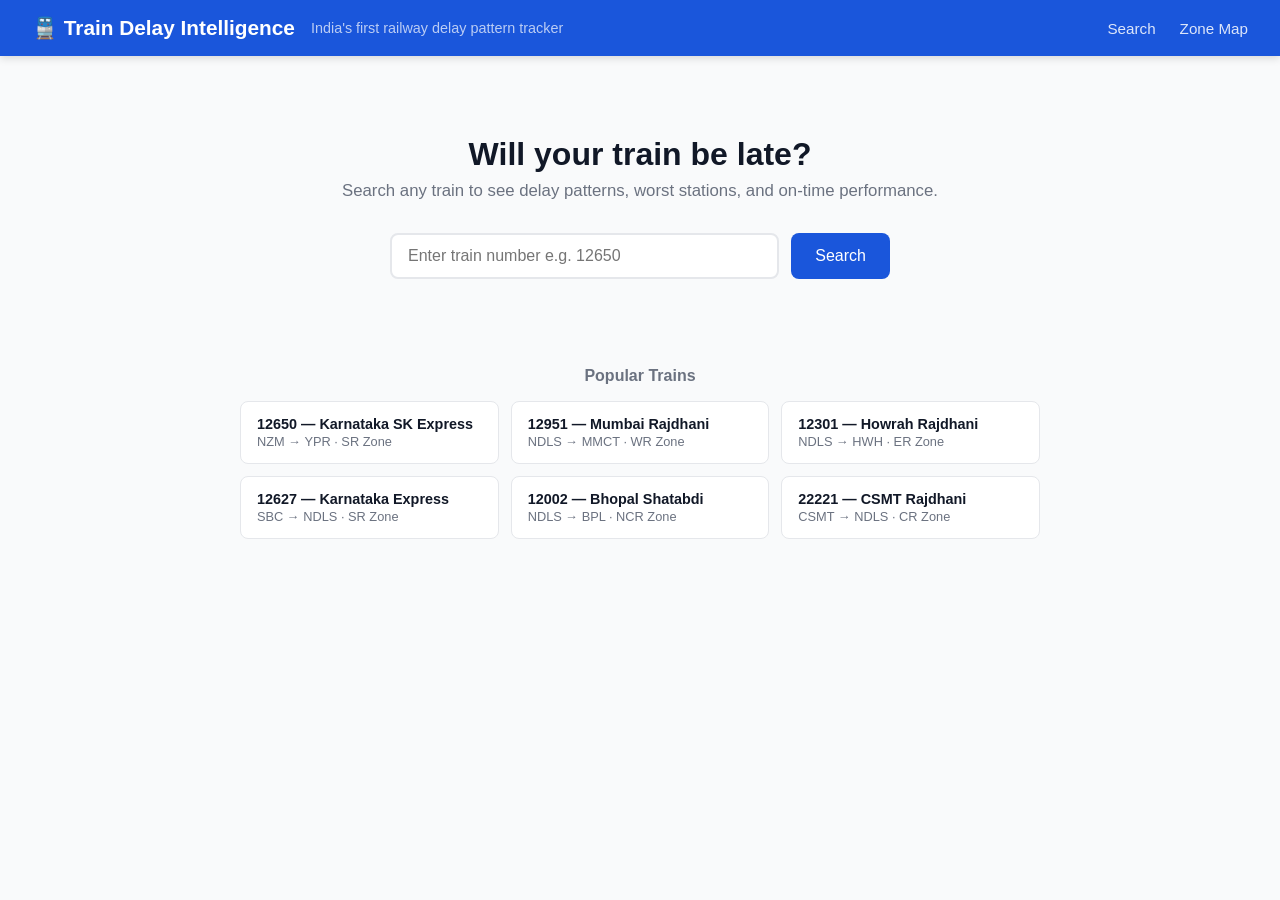
<file: frontend/index.html>
<!DOCTYPE html>
<html lang="en">
<head>
  <meta charset="UTF-8" />
  <meta name="viewport" content="width=device-width, initial-scale=1.0"/>
  <title>Train Delay Intelligence</title>
  <link rel="stylesheet" href="css/style.css"/>
</head>
<body>

<!-- Navbar -->
<nav class="navbar">
  <h1>🚆 Train Delay Intelligence</h1>
  <span>India's first railway delay pattern tracker</span>
  <div class="nav-links">
    <a href="index.html">Search</a>
    <a href="zones.html">Zone Map</a>
  </div>
</nav>

<!-- Hero Search -->
<div class="container">
  <div class="hero">
    <h2>Will your train be late?</h2>
    <p>Search any train to see delay patterns, worst stations, and on-time performance.</p>

    <div class="search-box">
      <input
        type="text"
        id="searchInput"
        placeholder="Enter train number e.g. 12650"
        autocomplete="off"
      />
      <button onclick="handleSearch()">Search</button>
    </div>

    <!-- Search results dropdown -->
    <div class="results" id="searchResults"></div>
  </div>

  <!-- Popular Trains -->
  <div class="popular-section">
    <h3>Popular Trains</h3>
    <div class="popular-grid">
      <a class="popular-card" href="train.html?train=12650">
        <strong>12650 — Karnataka SK Express</strong>
        <small>NZM → YPR · SR Zone</small>
      </a>
      <a class="popular-card" href="train.html?train=12951">
        <strong>12951 — Mumbai Rajdhani</strong>
        <small>NDLS → MMCT · WR Zone</small>
      </a>
      <a class="popular-card" href="train.html?train=12301">
        <strong>12301 — Howrah Rajdhani</strong>
        <small>NDLS → HWH · ER Zone</small>
      </a>
      <a class="popular-card" href="train.html?train=12627">
        <strong>12627 — Karnataka Express</strong>
        <small>SBC → NDLS · SR Zone</small>
      </a>
      <a class="popular-card" href="train.html?train=12002">
        <strong>12002 — Bhopal Shatabdi</strong>
        <small>NDLS → BPL · NCR Zone</small>
      </a>
      <a class="popular-card" href="train.html?train=22221">
        <strong>22221 — CSMT Rajdhani</strong>
        <small>CSMT → NDLS · CR Zone</small>
      </a>
    </div>
  </div>
</div>

<script>
  const API = "http://127.0.0.1:8000";

  // Search on Enter key
  document.getElementById("searchInput").addEventListener("keydown", e => {
    if (e.key === "Enter") handleSearch();
  });

  async function handleSearch() {
    const q = document.getElementById("searchInput").value.trim();
    if (!q) return;

    // If user typed a pure number — go directly to train page
    if (/^\d+$/.test(q)) {
      window.location.href = `train.html?train=${q}`;
      return;
    }

    // Otherwise search by name
    const box = document.getElementById("searchResults");
    box.style.display = "block";
    box.innerHTML = `<div class="result-item">Searching...</div>`;

    try {
      const res  = await fetch(`${API}/search?q=${encodeURIComponent(q)}`);
      const data = await res.json();

      if (!data.data || data.data.length === 0) {
        box.innerHTML = `<div class="result-item">No trains found for "${q}"</div>`;
        return;
      }

      box.innerHTML = data.data.map(t => `
        <a class="result-item" href="train.html?train=${t.train_no}">
          <strong>${t.train_no} — ${t.train_name}</strong>
          <small>${t.from_station} → ${t.to_station} · ${t.zone} Zone</small>
        </a>
      `).join("");

    } catch (err) {
      box.innerHTML = `<div class="result-item">Error connecting to API</div>`;
    }
  }

  // Close search results when clicking outside
  document.addEventListener("click", e => {
    const box = document.getElementById("searchResults");
    if (!e.target.closest(".search-box") && !e.target.closest(".results")) {
      box.style.display = "none";
    }
  });
</script>

</body>
</html>
</file>
<file: frontend/css/style.css>
/* style.css — Train Delay Intelligence Dashboard */

* {
  margin: 0;
  padding: 0;
  box-sizing: border-box;
}

:root {
  --primary:   #1a56db;
  --success:   #057a55;
  --warning:   #c27803;
  --danger:    #c81e1e;
  --dark:      #111827;
  --gray:      #6b7280;
  --light:     #f9fafb;
  --border:    #e5e7eb;
  --card-bg:   #ffffff;
}

body {
  font-family: 'Segoe UI', sans-serif;
  background:  var(--light);
  color:       var(--dark);
  min-height:  100vh;
}

/* ── Navbar ── */
.navbar {
  background:  var(--primary);
  padding:     1rem 2rem;
  display:     flex;
  align-items: center;
  gap:         1rem;
  box-shadow:  0 2px 8px rgba(0,0,0,0.15);
}

.navbar h1 {
  color:       #fff;
  font-size:   1.3rem;
  font-weight: 700;
}

.navbar span {
  color:       rgba(255,255,255,0.7);
  font-size:   0.9rem;
}

.nav-links {
  margin-left: auto;
  display:     flex;
  gap:         1.5rem;
}

.nav-links a {
  color:           rgba(255,255,255,0.85);
  text-decoration: none;
  font-size:       0.95rem;
  transition:      color 0.2s;
}

.nav-links a:hover { color: #fff; }

/* ── Container ── */
.container {
  max-width: 1100px;
  margin:    0 auto;
  padding:   2rem 1.5rem;
}

/* ── Hero / Search ── */
.hero {
  text-align: center;
  padding:    3rem 1rem;
}

.hero h2 {
  font-size:   2rem;
  font-weight: 700;
  margin-bottom: 0.5rem;
}

.hero p {
  color:         var(--gray);
  margin-bottom: 2rem;
  font-size:     1.05rem;
}

.search-box {
  display:         flex;
  gap:             0.75rem;
  max-width:       500px;
  margin:          0 auto;
  justify-content: center;
}

.search-box input {
  flex:          1;
  padding:       0.75rem 1rem;
  border:        2px solid var(--border);
  border-radius: 8px;
  font-size:     1rem;
  outline:       none;
  transition:    border-color 0.2s;
}

.search-box input:focus { border-color: var(--primary); }

.search-box button {
  padding:          0.75rem 1.5rem;
  background:       var(--primary);
  color:            #fff;
  border:           none;
  border-radius:    8px;
  font-size:        1rem;
  cursor:           pointer;
  transition:       background 0.2s;
}

.search-box button:hover { background: #1447c0; }

/* ── Search Results ── */
.results {
  max-width:  500px;
  margin:     1rem auto 0;
  background: var(--card-bg);
  border:     1px solid var(--border);
  border-radius: 8px;
  overflow:   hidden;
  display:    none;
}

.result-item {
  padding:         0.85rem 1rem;
  border-bottom:   1px solid var(--border);
  cursor:          pointer;
  transition:      background 0.15s;
  text-decoration: none;
  display:         block;
  color:           var(--dark);
}

.result-item:last-child { border-bottom: none; }
.result-item:hover      { background: var(--light); }

.result-item strong { display: block; font-size: 0.95rem; }
.result-item small  { color: var(--gray); font-size: 0.82rem; }

/* ── Stats Cards ── */
.stats-grid {
  display:               grid;
  grid-template-columns: repeat(auto-fit, minmax(200px, 1fr));
  gap:                   1rem;
  margin-bottom:         2rem;
}

.stat-card {
  background:    var(--card-bg);
  border:        1px solid var(--border);
  border-radius: 10px;
  padding:       1.25rem;
  text-align:    center;
}

.stat-card .label {
  font-size:     0.82rem;
  color:         var(--gray);
  margin-bottom: 0.4rem;
  text-transform: uppercase;
  letter-spacing: 0.05em;
}

.stat-card .value {
  font-size:   2rem;
  font-weight: 700;
  line-height: 1;
}

.stat-card .sub {
  font-size:  0.82rem;
  color:      var(--gray);
  margin-top: 0.3rem;
}

.good    { color: var(--success); }
.warning { color: var(--warning); }
.bad     { color: var(--danger);  }

/* ── Chart Cards ── */
.chart-card {
  background:    var(--card-bg);
  border:        1px solid var(--border);
  border-radius: 10px;
  padding:       1.5rem;
  margin-bottom: 1.5rem;
}

.chart-card h3 {
  font-size:     1rem;
  font-weight:   600;
  margin-bottom: 1rem;
  color:         var(--dark);
}

.chart-card canvas { max-height: 300px; }

/* ── Train Header ── */
.train-header {
  background:    var(--primary);
  color:         #fff;
  border-radius: 10px;
  padding:       1.5rem;
  margin-bottom: 1.5rem;
}

.train-header h2 { font-size: 1.4rem; margin-bottom: 0.3rem; }
.train-header p  { opacity: 0.8; font-size: 0.9rem; }

.badge {
  display:       inline-block;
  padding:       0.25rem 0.75rem;
  border-radius: 99px;
  font-size:     0.8rem;
  font-weight:   600;
  margin-top:    0.5rem;
}

.badge-good    { background: #d1fae5; color: #065f46; }
.badge-warning { background: #fef3c7; color: #92400e; }
.badge-bad     { background: #fee2e2; color: #991b1b; }

/* ── Loading / Error ── */
.loading {
  text-align:  center;
  padding:     3rem;
  color:       var(--gray);
  font-size:   1rem;
}

.error-msg {
  text-align:    center;
  padding:       2rem;
  color:         var(--danger);
  background:    #fee2e2;
  border-radius: 8px;
  margin:        1rem 0;
}

/* ── Popular Trains ── */
.popular-section { margin-top: 2.5rem; }
.popular-section h3 {
  font-size:     1rem;
  font-weight:   600;
  color:         var(--gray);
  margin-bottom: 1rem;
  text-align:    center;
}

.popular-grid {
  display:               grid;
  grid-template-columns: repeat(auto-fit, minmax(200px, 1fr));
  gap:                   0.75rem;
  max-width:             800px;
  margin:                0 auto;
}

.popular-card {
  background:      var(--card-bg);
  border:          1px solid var(--border);
  border-radius:   8px;
  padding:         0.85rem 1rem;
  cursor:          pointer;
  text-decoration: none;
  color:           var(--dark);
  transition:      box-shadow 0.2s, border-color 0.2s;
  display:         block;
}

.popular-card:hover {
  box-shadow:   0 4px 12px rgba(0,0,0,0.08);
  border-color: var(--primary);
}

.popular-card strong { display: block; font-size: 0.9rem; }
.popular-card small  { color: var(--gray); font-size: 0.8rem; }

/* ── Responsive ── */
@media (max-width: 600px) {
  .hero h2    { font-size: 1.5rem; }
  .search-box { flex-direction: column; }
  .stats-grid { grid-template-columns: repeat(2, 1fr); }
}
</file>
